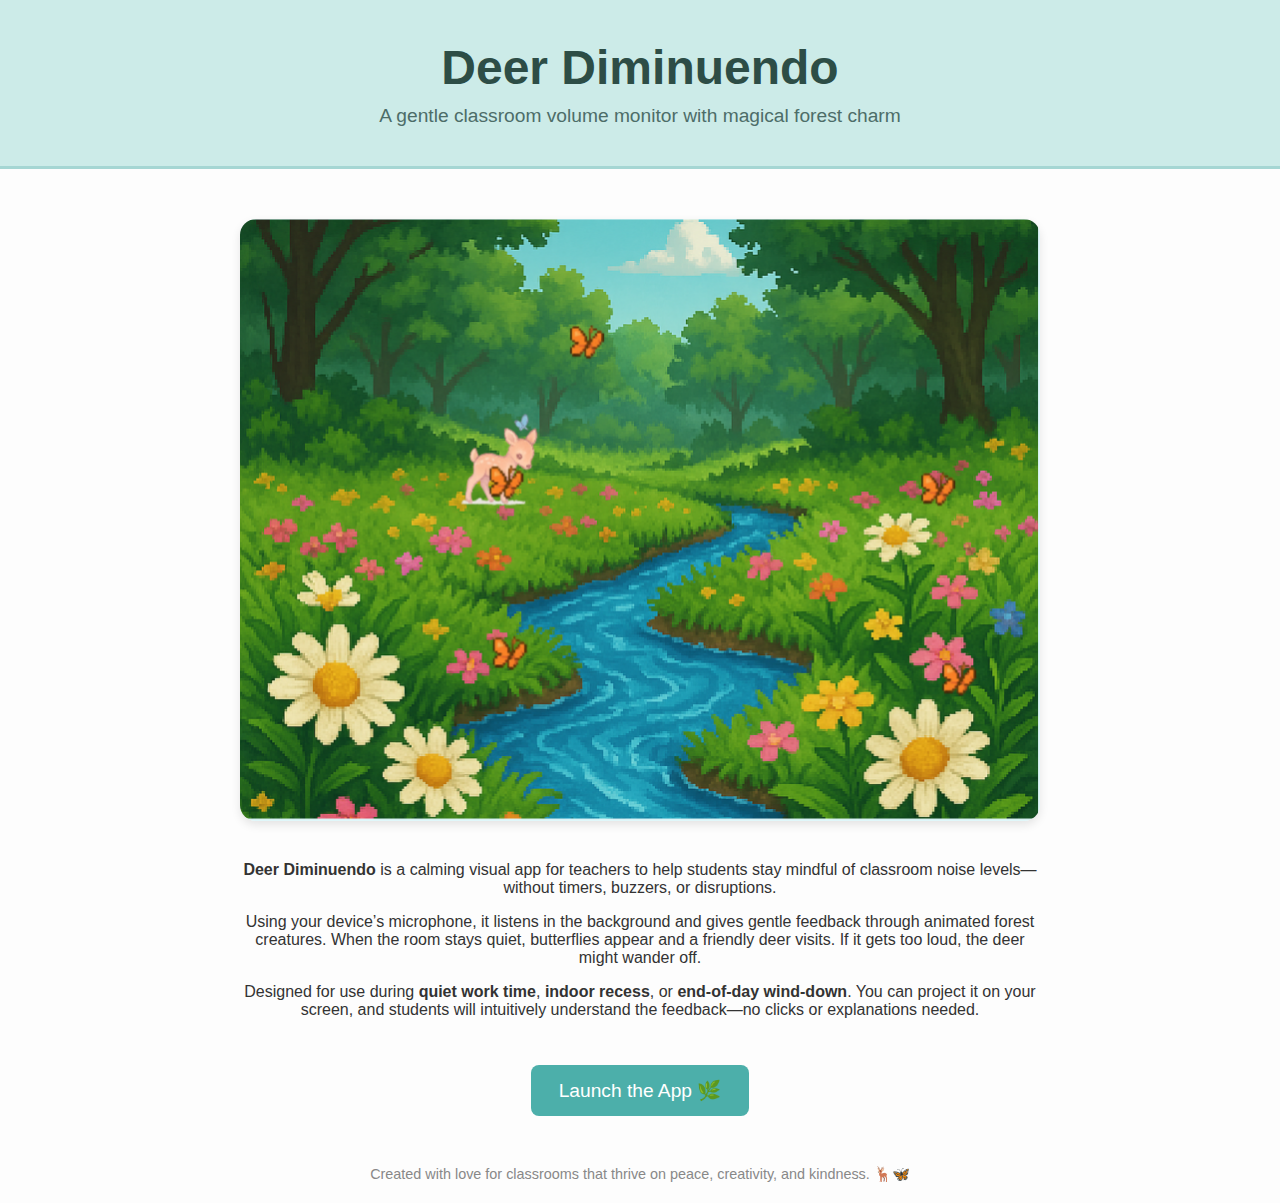
<file: index.html>
<!DOCTYPE html>
<html lang="en">
<head>
  <meta charset="UTF-8" />
  <meta name="viewport" content="width=device-width, initial-scale=1.0"/>
  <title>Deer Diminuendo</title>
  <style>
    body {
      margin: 0;
      font-family: "Segoe UI", sans-serif;
      background: #fdfdfd;
      color: #333;
      display: flex;
      flex-direction: column;
      min-height: 100vh;
    }

    header {
      background: #ccebe8;
      padding: 40px 20px 20px;
      text-align: center;
      border-bottom: 3px solid #a5d6d3;
    }

    header h1 {
      margin: 0;
      font-size: 3em;
      color: #2d4d46;
    }

    header p {
      margin-top: 10px;
      font-size: 1.2em;
      color: #4d6d68;
    }

    main {
      flex: 1;
      padding: 30px 20px;
      max-width: 800px;
      margin: 0 auto;
      text-align: center;
    }

    .illustration {
      max-width: 100%;
      height: auto;
      margin: 20px 0;
      border-radius: 16px;
      box-shadow: 0 4px 10px rgba(0,0,0,0.1);
    }

    .cta-button {
      background: #4cafaa;
      color: white;
      border: none;
      padding: 14px 28px;
      font-size: 1.2em;
      border-radius: 8px;
      cursor: pointer;
      transition: background 0.3s;
      margin-top: 30px;
    }

    .cta-button:hover {
      background: #3c9c98;
    }

    footer {
      text-align: center;
      font-size: 0.9em;
      color: #888;
      padding: 20px;
    }
  </style>
</head>
<body>
  <header>
    <h1>Deer Diminuendo</h1>
    <p>A gentle classroom volume monitor with magical forest charm</p>
  </header>

  <main>
    <img src="Screenshot.png" alt="App preview" class="illustration"/>

    <p>
      <strong>Deer Diminuendo</strong> is a calming visual app for teachers to help students stay mindful of classroom noise levels—without timers, buzzers, or disruptions. 
    </p>

    <p>
      Using your device’s microphone, it listens in the background and gives gentle feedback through animated forest creatures. When the room stays quiet, butterflies appear and a friendly deer visits. If it gets too loud, the deer might wander off.
    </p>

    <p>
      Designed for use during <strong>quiet work time</strong>, <strong>indoor recess</strong>, or <strong>end-of-day wind-down</strong>. You can project it on your screen, and students will intuitively understand the feedback—no clicks or explanations needed.
    </p>

    <button class="cta-button" onclick="location.href='app.html'">
      Launch the App 🌿
    </button>
  </main>

  <footer>
    Created with love for classrooms that thrive on peace, creativity, and kindness. 🦌🦋
  </footer>
</body>
</html>
</file>
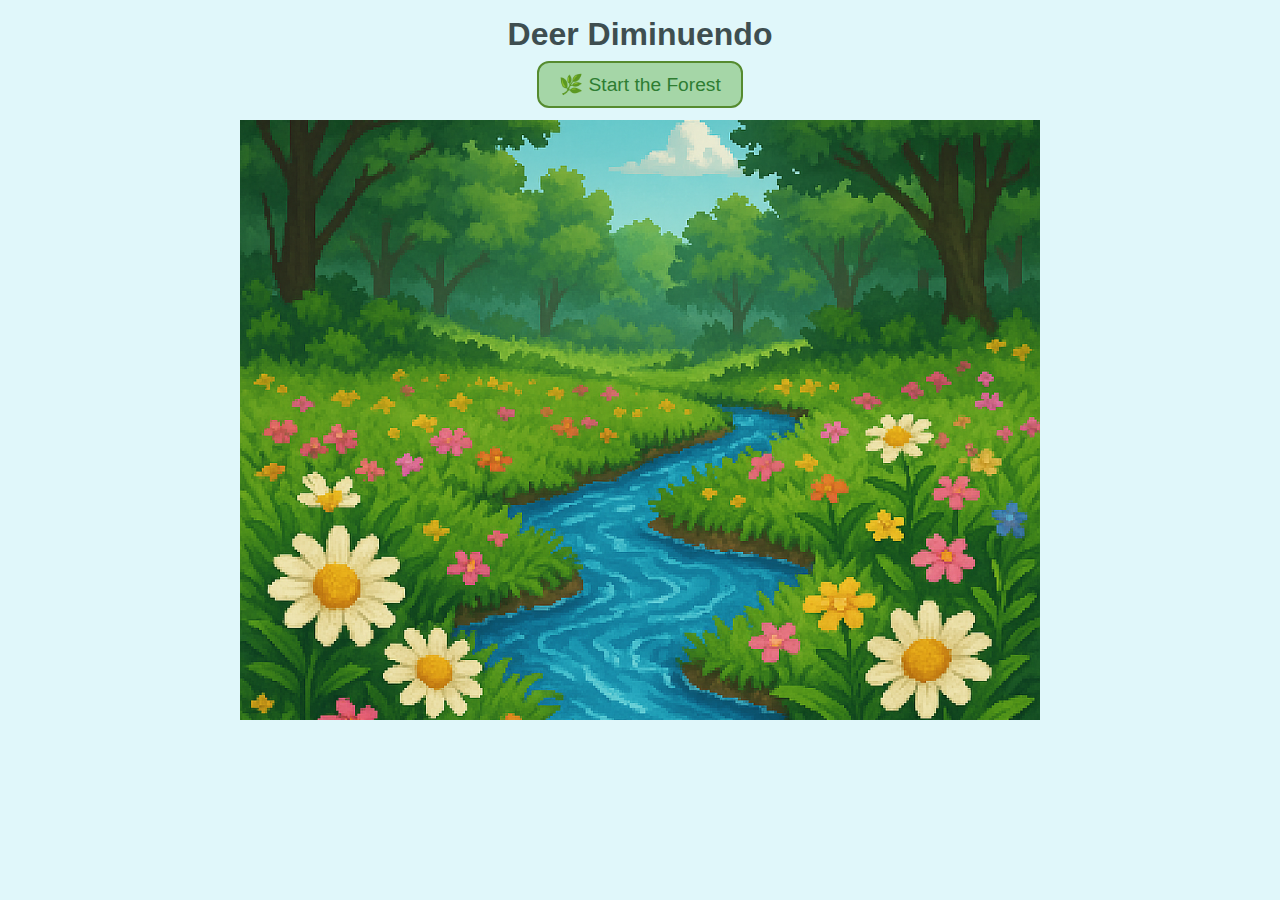
<file: app.html>
<!DOCTYPE html>
<html lang="en">
<head>
  <meta charset="UTF-8" />
  <title>Deer Diminuendo App</title>
  <style>
    body {
      margin: 0;
      background: #e0f7fa;
      font-family: sans-serif;
      text-align: center;
      overflow: hidden;
    }

    h1 {
      margin: 16px 0 8px;
      font-size: 2em;
      color: #3e4e50;
    }

    canvas {
      display: block;
      margin: 0 auto;
      background: url('background.png') no-repeat center center;
      background-size: cover;
    }

    #startButton {
      background-color: #a5d6a7;
      border: 2px solid #558b2f;
      color: #2e7d32;
      font-size: 1.2em;
      padding: 10px 20px;
      border-radius: 12px;
      cursor: pointer;
      margin-bottom: 12px;
      transition: background-color 0.3s;
    }

    #startButton:hover {
      background-color: #81c784;
    }

    #startButton:active {
      background-color: #66bb6a;
    }

    footer {
      height: 40px;
    }
  </style>
</head>
<body>
  <h1>Deer Diminuendo</h1>

  <main>
    <button id="startButton">🌿 Start the Forest</button>
    <canvas id="scene" width="800" height="600"></canvas>
  </main>

  <footer></footer>

  <script>
    const canvas = document.getElementById('scene');
    const ctx = canvas.getContext('2d');

    const deerSprite = new Image();
    deerSprite.src = 'deer-sprite.png';

    const butterflyImg = new Image();
    butterflyImg.src = 'butterfly.png';

    let deerVisible = false;
    let butterflies = [];

    const SPRITE_WIDTH = 384;
    const SPRITE_HEIGHT = 512;
    const SPRITE_COLS = 4;
    let currentFrame = 0;
    let frameCounter = 0;
    let animationState = 'idle';

    const appearFrames = [0, 7, 6, 5];
    const disappearFrames = [5, 6, 7, 0];
    const idleFrames = [1, 2, 3, 4];
    let appearIndex = 0;
    let disappearIndex = 0;
    let idleIndex = 0;

    function drawScene() {
      ctx.clearRect(0, 0, canvas.width, canvas.height);

      if (deerVisible || animationState !== 'idle') {
        const row = Math.floor(currentFrame / SPRITE_COLS);
        const col = currentFrame % SPRITE_COLS;

        ctx.drawImage(
          deerSprite,
          col * SPRITE_WIDTH,
          row * SPRITE_HEIGHT,
          SPRITE_WIDTH,
          SPRITE_HEIGHT,
          215,
          175,
          SPRITE_WIDTH / 4,
          SPRITE_HEIGHT / 4
        );
      }

      butterflies.forEach(b => {
        ctx.drawImage(butterflyImg, b.x, b.y, 40, 40);
      });
    }

    function updateAnimation() {
      frameCounter++;
      if (frameCounter % 2 === 0) {
        if (animationState === 'appear') {
          currentFrame = appearFrames[appearIndex++];
          if (appearIndex >= appearFrames.length) {
            appearIndex = 0;
            animationState = 'idle';
          }
        } else if (animationState === 'disappear') {
          currentFrame = disappearFrames[disappearIndex++];
          if (disappearIndex >= disappearFrames.length) {
            disappearIndex = 0;
            animationState = 'idle';
          }
        } else if (animationState === 'idle' && deerVisible) {
          currentFrame = idleFrames[idleIndex];
          idleIndex = (idleIndex + 1) % idleFrames.length;
        }
      }
    }

    let audioContext;
    let analyser;
    let dataArray;
    let previousAverage = 0;
    let intervalLog = [];
    let intervalDuration = 10;
    const maxDuration = 60;

    async function initMicrophone() {
      try {
        const stream = await navigator.mediaDevices.getUserMedia({ audio: true });
        audioContext = new (window.AudioContext || window.webkitAudioContext)();
        const source = audioContext.createMediaStreamSource(stream);
        analyser = audioContext.createAnalyser();
        analyser.fftSize = 2048;

        const bufferLength = analyser.fftSize;
        dataArray = new Uint8Array(bufferLength);

        source.connect(analyser);
        startMonitoring();
      } catch (err) {
        alert('Microphone access denied or not available.');
        console.error('Microphone access error:', err);
      }
    }

    function getVolume() {
      analyser.getByteTimeDomainData(dataArray);
      let sum = 0;
      for (let i = 0; i < dataArray.length; i++) {
        let value = dataArray[i] - 128;
        sum += value * value;
      }
      return Math.sqrt(sum / dataArray.length);
    }

    function startMonitoring() {
      setInterval(() => {
        let currentVolume = getVolume();
        intervalLog.push(currentVolume);

        if (intervalLog.length >= intervalDuration) {
          let average = intervalLog.reduce((a, b) => a + b) / intervalLog.length;

          if (previousAverage === 0) {
            deerVisible = true;
            animationState = 'appear';
          } else if (average < previousAverage * 1.05) {
            if (!deerVisible) animationState = 'appear';
            deerVisible = true;
            butterflies.push({
              x: Math.random() * (canvas.width - 40),
              y: Math.random() * (canvas.height - 40)
            });
          } else {
            if (deerVisible) animationState = 'disappear';
            deerVisible = false;
          }

          previousAverage = average;
          intervalLog = [];

          if (intervalDuration < maxDuration) {
            intervalDuration = Math.min(intervalDuration + 5, maxDuration);
          }
        }

        updateAnimation();
        drawScene();
      }, 1000);
    }

    // 🔋 Wake Lock
    let wakeLock = null;

    async function requestWakeLock() {
      try {
        if ('wakeLock' in navigator) {
          wakeLock = await navigator.wakeLock.request('screen');
          console.log('Wake lock active');
        }
      } catch (err) {
        console.warn('Wake lock request failed:', err);
      }
    }

    document.getElementById('startButton').addEventListener('click', () => {
      initMicrophone();
      requestWakeLock();
      document.getElementById('startButton').style.display = 'none';
    });
  </script>
</body>
</html>
</file>
